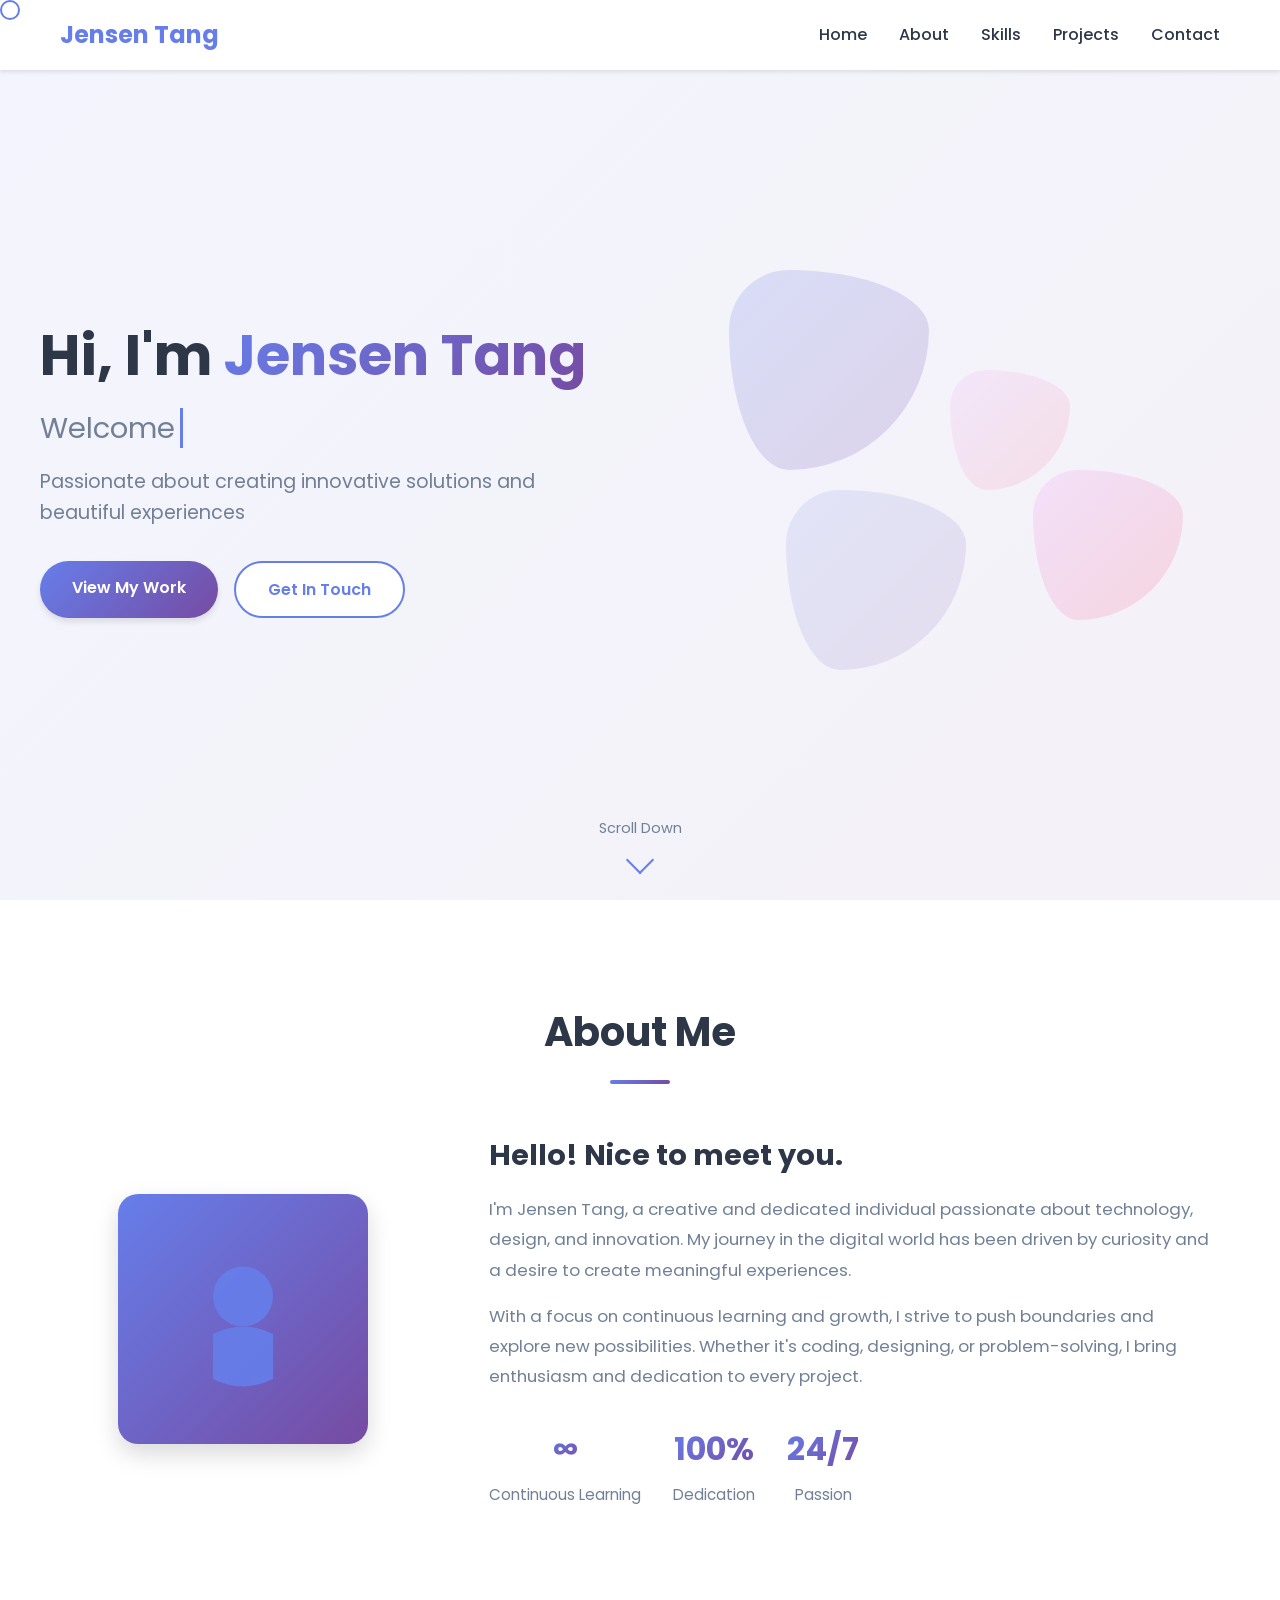
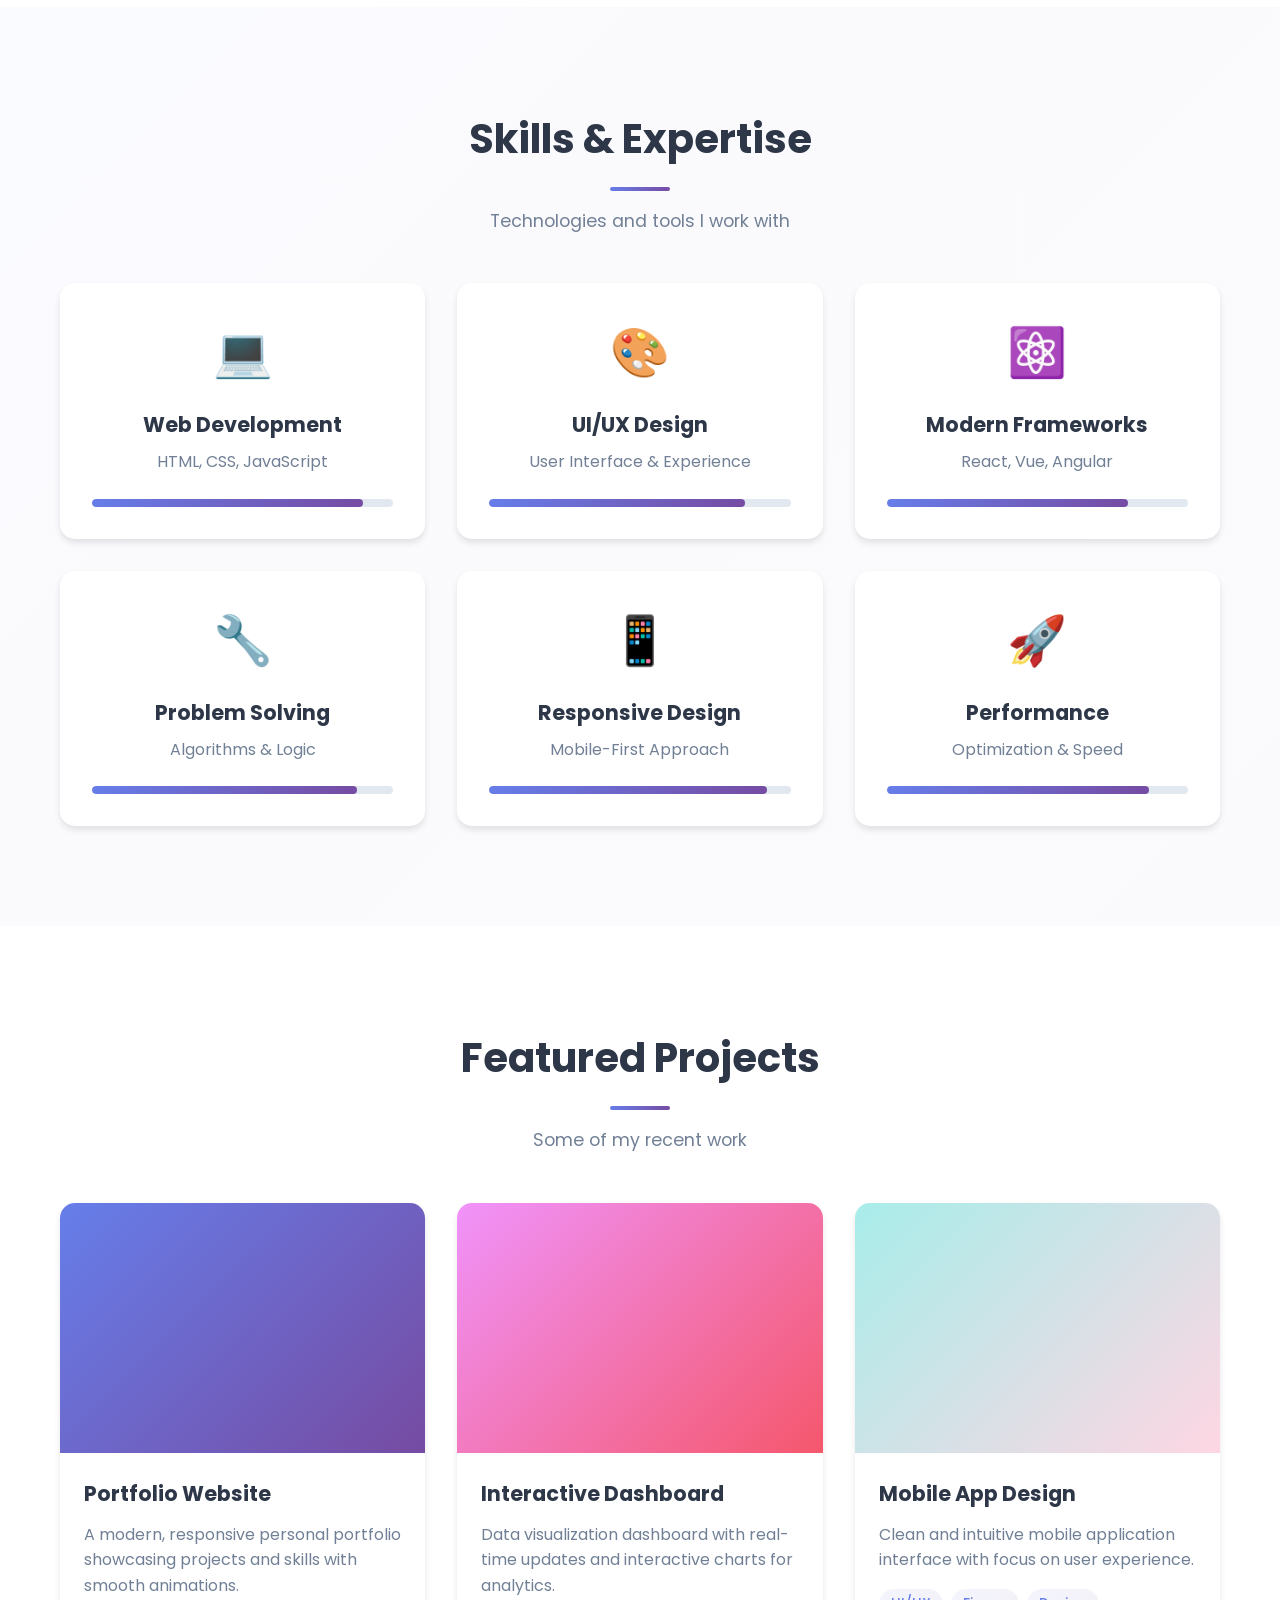
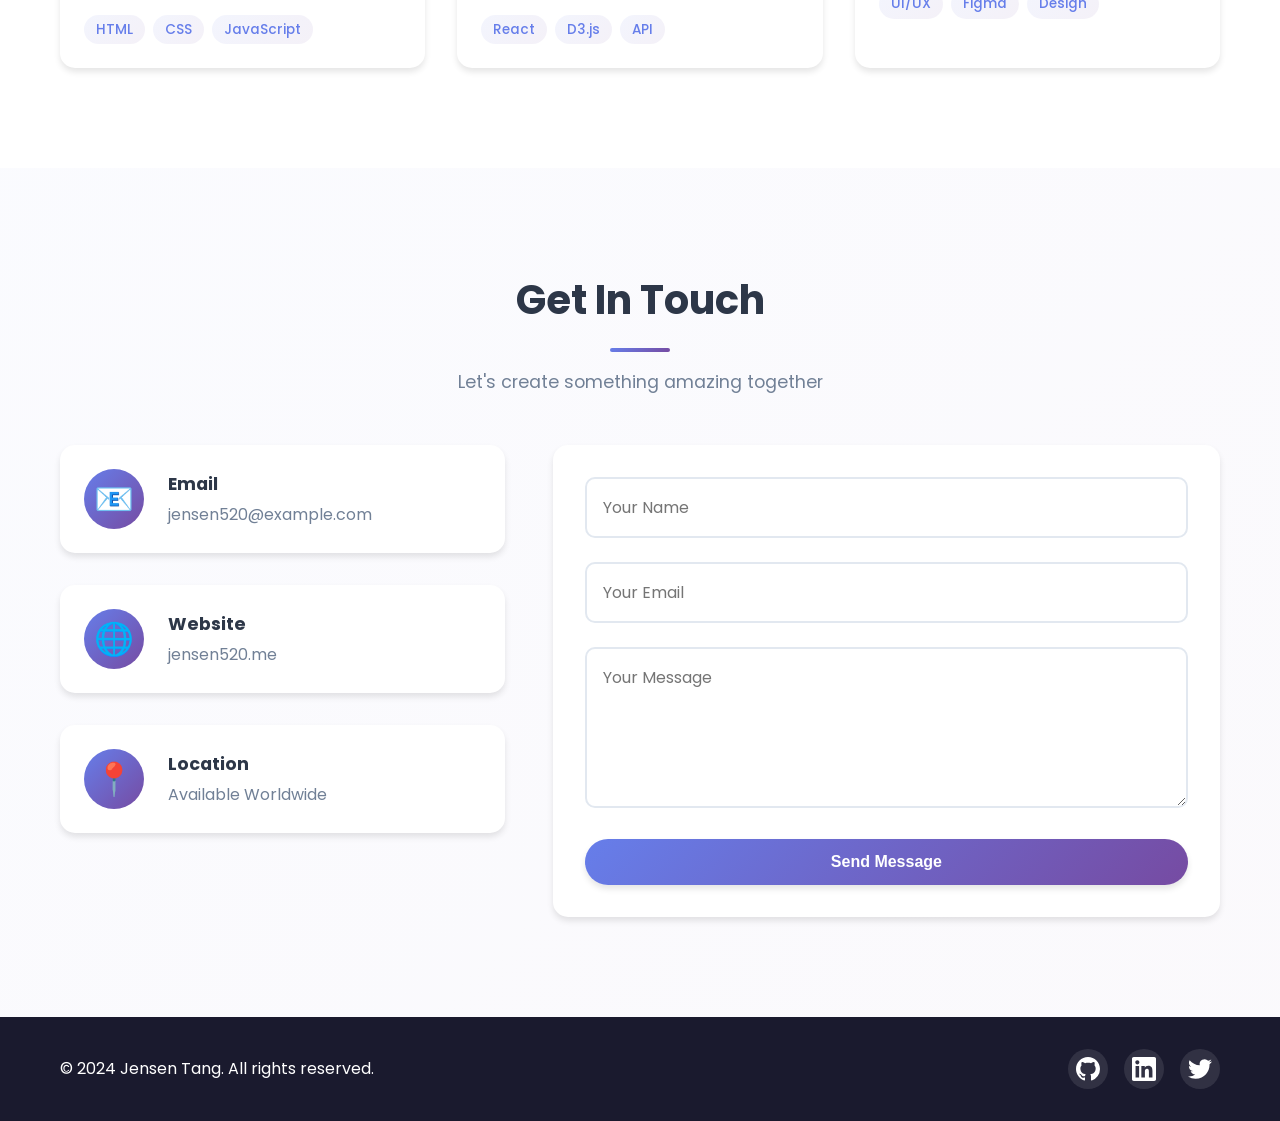
<file: index.html>
<!DOCTYPE html>
<html lang="en">
<head>
    <meta charset="UTF-8">
    <meta name="viewport" content="width=device-width, initial-scale=1.0">
    <meta name="description" content="Jensen Tang - Personal Portfolio Website showcasing creative projects, skills, and innovative solutions in web development and design.">
    <meta name="keywords" content="Jensen Tang, Portfolio, Developer, Designer, Web Development, UI/UX, Frontend, Creative">
    <meta name="author" content="Jensen Tang">
    
    <!-- Open Graph / Facebook -->
    <meta property="og:type" content="website">
    <meta property="og:url" content="https://jensen520.me/">
    <meta property="og:title" content="Jensen Tang - Personal Portfolio">
    <meta property="og:description" content="Creative developer passionate about building innovative solutions and beautiful experiences.">
    <meta property="og:image" content="https://jensen520.me/favicon.svg">
    
    <!-- Twitter -->
    <meta property="twitter:card" content="summary_large_image">
    <meta property="twitter:url" content="https://jensen520.me/">
    <meta property="twitter:title" content="Jensen Tang - Personal Portfolio">
    <meta property="twitter:description" content="Creative developer passionate about building innovative solutions and beautiful experiences.">
    <meta property="twitter:image" content="https://jensen520.me/favicon.svg">
    
    <!-- Favicon -->
    <link rel="icon" type="image/svg+xml" href="/favicon.svg">
    <link rel="alternate icon" href="/favicon.svg">
    
    <title>Jensen Tang - Personal Portfolio</title>
    <link rel="stylesheet" href="styles.css">
    <link rel="preconnect" href="https://fonts.googleapis.com">
    <link rel="preconnect" href="https://fonts.gstatic.com" crossorigin>
    <link href="https://fonts.googleapis.com/css2?family=Poppins:wght@300;400;500;600;700&display=swap" rel="stylesheet">
</head>
<body>
    <!-- Navigation -->
    <nav class="navbar" id="navbar">
        <div class="container">
            <div class="nav-brand">
                <a href="#home">Jensen Tang</a>
            </div>
            <button class="nav-toggle" id="navToggle" aria-label="Toggle navigation">
                <span></span>
                <span></span>
                <span></span>
            </button>
            <ul class="nav-menu" id="navMenu">
                <li><a href="#home" class="nav-link">Home</a></li>
                <li><a href="#about" class="nav-link">About</a></li>
                <li><a href="#skills" class="nav-link">Skills</a></li>
                <li><a href="#projects" class="nav-link">Projects</a></li>
                <li><a href="#contact" class="nav-link">Contact</a></li>
            </ul>
        </div>
    </nav>

    <!-- Hero Section -->
    <section id="home" class="hero">
        <div class="hero-content">
            <div class="hero-text">
                <h1 class="hero-title">
                    Hi, I'm <span class="highlight">Jensen Tang</span>
                </h1>
                <p class="hero-subtitle">
                    <span class="typing-text">Welcome to my digital space</span>
                </p>
                <p class="hero-description">
                    Passionate about creating innovative solutions and beautiful experiences
                </p>
                <div class="hero-buttons">
                    <a href="#projects" class="btn btn-primary">View My Work</a>
                    <a href="#contact" class="btn btn-secondary">Get In Touch</a>
                </div>
            </div>
            <div class="hero-animation">
                <div class="floating-shape shape-1"></div>
                <div class="floating-shape shape-2"></div>
                <div class="floating-shape shape-3"></div>
                <div class="floating-shape shape-4"></div>
            </div>
        </div>
        <div class="scroll-indicator">
            <span>Scroll Down</span>
            <div class="scroll-arrow"></div>
        </div>
    </section>

    <!-- About Section -->
    <section id="about" class="about">
        <div class="container">
            <h2 class="section-title">About Me</h2>
            <div class="about-content">
                <div class="about-image">
                    <div class="image-placeholder">
                        <svg viewBox="0 0 200 200" xmlns="http://www.w3.org/2000/svg">
                            <circle cx="100" cy="70" r="40" fill="#667eea"/>
                            <path d="M 60 120 Q 100 100 140 120 L 140 180 Q 100 200 60 180 Z" fill="#667eea"/>
                        </svg>
                    </div>
                </div>
                <div class="about-text">
                    <h3>Hello! Nice to meet you.</h3>
                    <p>
                        I'm Jensen Tang, a creative and dedicated individual passionate about 
                        technology, design, and innovation. My journey in the digital world 
                        has been driven by curiosity and a desire to create meaningful experiences.
                    </p>
                    <p>
                        With a focus on continuous learning and growth, I strive to push 
                        boundaries and explore new possibilities. Whether it's coding, designing, 
                        or problem-solving, I bring enthusiasm and dedication to every project.
                    </p>
                    <div class="about-highlights">
                        <div class="highlight-item">
                            <span class="highlight-number">∞</span>
                            <span class="highlight-label">Continuous Learning</span>
                        </div>
                        <div class="highlight-item">
                            <span class="highlight-number">100%</span>
                            <span class="highlight-label">Dedication</span>
                        </div>
                        <div class="highlight-item">
                            <span class="highlight-number">24/7</span>
                            <span class="highlight-label">Passion</span>
                        </div>
                    </div>
                </div>
            </div>
        </div>
    </section>

    <!-- Skills Section -->
    <section id="skills" class="skills">
        <div class="container">
            <h2 class="section-title">Skills & Expertise</h2>
            <p class="section-subtitle">Technologies and tools I work with</p>
            <div class="skills-grid">
                <div class="skill-card">
                    <div class="skill-icon">💻</div>
                    <h3>Web Development</h3>
                    <p>HTML, CSS, JavaScript</p>
                    <div class="skill-bar">
                        <div class="skill-progress" style="--progress: 90%"></div>
                    </div>
                </div>
                <div class="skill-card">
                    <div class="skill-icon">🎨</div>
                    <h3>UI/UX Design</h3>
                    <p>User Interface & Experience</p>
                    <div class="skill-bar">
                        <div class="skill-progress" style="--progress: 85%"></div>
                    </div>
                </div>
                <div class="skill-card">
                    <div class="skill-icon">⚛️</div>
                    <h3>Modern Frameworks</h3>
                    <p>React, Vue, Angular</p>
                    <div class="skill-bar">
                        <div class="skill-progress" style="--progress: 80%"></div>
                    </div>
                </div>
                <div class="skill-card">
                    <div class="skill-icon">🔧</div>
                    <h3>Problem Solving</h3>
                    <p>Algorithms & Logic</p>
                    <div class="skill-bar">
                        <div class="skill-progress" style="--progress: 88%"></div>
                    </div>
                </div>
                <div class="skill-card">
                    <div class="skill-icon">📱</div>
                    <h3>Responsive Design</h3>
                    <p>Mobile-First Approach</p>
                    <div class="skill-bar">
                        <div class="skill-progress" style="--progress: 92%"></div>
                    </div>
                </div>
                <div class="skill-card">
                    <div class="skill-icon">🚀</div>
                    <h3>Performance</h3>
                    <p>Optimization & Speed</p>
                    <div class="skill-bar">
                        <div class="skill-progress" style="--progress: 87%"></div>
                    </div>
                </div>
            </div>
        </div>
    </section>

    <!-- Projects Section -->
    <section id="projects" class="projects">
        <div class="container">
            <h2 class="section-title">Featured Projects</h2>
            <p class="section-subtitle">Some of my recent work</p>
            <div class="projects-grid">
                <article class="project-card">
                    <div class="project-image">
                        <div class="project-overlay">
                            <a href="#" class="project-link">View Details</a>
                        </div>
                    </div>
                    <div class="project-content">
                        <h3>Portfolio Website</h3>
                        <p>A modern, responsive personal portfolio showcasing projects and skills with smooth animations.</p>
                        <div class="project-tags">
                            <span class="tag">HTML</span>
                            <span class="tag">CSS</span>
                            <span class="tag">JavaScript</span>
                        </div>
                    </div>
                </article>
                <article class="project-card">
                    <div class="project-image project-image-2">
                        <div class="project-overlay">
                            <a href="#" class="project-link">View Details</a>
                        </div>
                    </div>
                    <div class="project-content">
                        <h3>Interactive Dashboard</h3>
                        <p>Data visualization dashboard with real-time updates and interactive charts for analytics.</p>
                        <div class="project-tags">
                            <span class="tag">React</span>
                            <span class="tag">D3.js</span>
                            <span class="tag">API</span>
                        </div>
                    </div>
                </article>
                <article class="project-card">
                    <div class="project-image project-image-3">
                        <div class="project-overlay">
                            <a href="#" class="project-link">View Details</a>
                        </div>
                    </div>
                    <div class="project-content">
                        <h3>Mobile App Design</h3>
                        <p>Clean and intuitive mobile application interface with focus on user experience.</p>
                        <div class="project-tags">
                            <span class="tag">UI/UX</span>
                            <span class="tag">Figma</span>
                            <span class="tag">Design</span>
                        </div>
                    </div>
                </article>
            </div>
        </div>
    </section>

    <!-- Contact Section -->
    <section id="contact" class="contact">
        <div class="container">
            <h2 class="section-title">Get In Touch</h2>
            <p class="section-subtitle">Let's create something amazing together</p>
            <div class="contact-content">
                <div class="contact-info">
                    <div class="contact-item">
                        <div class="contact-icon">📧</div>
                        <div class="contact-details">
                            <h3>Email</h3>
                            <p>jensen520@example.com</p>
                        </div>
                    </div>
                    <div class="contact-item">
                        <div class="contact-icon">🌐</div>
                        <div class="contact-details">
                            <h3>Website</h3>
                            <p>jensen520.me</p>
                        </div>
                    </div>
                    <div class="contact-item">
                        <div class="contact-icon">📍</div>
                        <div class="contact-details">
                            <h3>Location</h3>
                            <p>Available Worldwide</p>
                        </div>
                    </div>
                </div>
                <form class="contact-form" id="contactForm">
                    <div class="form-group">
                        <input type="text" id="name" name="name" placeholder="Your Name" required>
                    </div>
                    <div class="form-group">
                        <input type="email" id="email" name="email" placeholder="Your Email" required>
                    </div>
                    <div class="form-group">
                        <textarea id="message" name="message" rows="5" placeholder="Your Message" required></textarea>
                    </div>
                    <button type="submit" class="btn btn-primary">Send Message</button>
                </form>
            </div>
        </div>
    </section>

    <!-- Footer -->
    <footer class="footer">
        <div class="container">
            <div class="footer-content">
                <p>&copy; 2024 Jensen Tang. All rights reserved.</p>
                <div class="social-links">
                    <a href="#" aria-label="GitHub" title="GitHub">
                        <svg width="24" height="24" viewBox="0 0 24 24" fill="currentColor">
                            <path d="M12 0C5.37 0 0 5.37 0 12c0 5.31 3.435 9.795 8.205 11.385.6.105.825-.255.825-.57 0-.285-.015-1.23-.015-2.235-3.015.555-3.795-.735-4.035-1.41-.135-.345-.72-1.41-1.23-1.695-.42-.225-1.02-.78-.015-.795.945-.015 1.62.87 1.845 1.23 1.08 1.815 2.805 1.305 3.495.99.105-.78.42-1.305.765-1.605-2.67-.3-5.46-1.335-5.46-5.925 0-1.305.465-2.385 1.23-3.225-.12-.3-.54-1.53.12-3.18 0 0 1.005-.315 3.3 1.23.96-.27 1.98-.405 3-.405s2.04.135 3 .405c2.295-1.56 3.3-1.23 3.3-1.23.66 1.65.24 2.88.12 3.18.765.84 1.23 1.905 1.23 3.225 0 4.605-2.805 5.625-5.475 5.925.435.375.81 1.095.81 2.22 0 1.605-.015 2.895-.015 3.3 0 .315.225.69.825.57A12.02 12.02 0 0024 12c0-6.63-5.37-12-12-12z"/>
                        </svg>
                    </a>
                    <a href="#" aria-label="LinkedIn" title="LinkedIn">
                        <svg width="24" height="24" viewBox="0 0 24 24" fill="currentColor">
                            <path d="M20.447 20.452h-3.554v-5.569c0-1.328-.027-3.037-1.852-3.037-1.853 0-2.136 1.445-2.136 2.939v5.667H9.351V9h3.414v1.561h.046c.477-.9 1.637-1.85 3.37-1.85 3.601 0 4.267 2.37 4.267 5.455v6.286zM5.337 7.433c-1.144 0-2.063-.926-2.063-2.065 0-1.138.92-2.063 2.063-2.063 1.14 0 2.064.925 2.064 2.063 0 1.139-.925 2.065-2.064 2.065zm1.782 13.019H3.555V9h3.564v11.452zM22.225 0H1.771C.792 0 0 .774 0 1.729v20.542C0 23.227.792 24 1.771 24h20.451C23.2 24 24 23.227 24 22.271V1.729C24 .774 23.2 0 22.222 0h.003z"/>
                        </svg>
                    </a>
                    <a href="#" aria-label="Twitter" title="Twitter">
                        <svg width="24" height="24" viewBox="0 0 24 24" fill="currentColor">
                            <path d="M23.953 4.57a10 10 0 01-2.825.775 4.958 4.958 0 002.163-2.723c-.951.555-2.005.959-3.127 1.184a4.92 4.92 0 00-8.384 4.482C7.69 8.095 4.067 6.13 1.64 3.162a4.822 4.822 0 00-.666 2.475c0 1.71.87 3.213 2.188 4.096a4.904 4.904 0 01-2.228-.616v.06a4.923 4.923 0 003.946 4.827 4.996 4.996 0 01-2.212.085 4.936 4.936 0 004.604 3.417 9.867 9.867 0 01-6.102 2.105c-.39 0-.779-.023-1.17-.067a13.995 13.995 0 007.557 2.209c9.053 0 13.998-7.496 13.998-13.985 0-.21 0-.42-.015-.63A9.935 9.935 0 0024 4.59z"/>
                        </svg>
                    </a>
                </div>
            </div>
        </div>
    </footer>

    <script src="script.js"></script>
</body>
</html>
</file>
<file: styles.css>
/* ===========================
   Global Styles & Reset
   =========================== */
* {
    margin: 0;
    padding: 0;
    box-sizing: border-box;
}

:root {
    --primary-color: #667eea;
    --secondary-color: #764ba2;
    --accent-color: #f093fb;
    --dark-bg: #1a1a2e;
    --light-bg: #f8f9fa;
    --text-dark: #2d3748;
    --text-light: #718096;
    --white: #ffffff;
    --gradient-1: linear-gradient(135deg, #667eea 0%, #764ba2 100%);
    --gradient-2: linear-gradient(135deg, #f093fb 0%, #f5576c 100%);
    --shadow-sm: 0 2px 4px rgba(0, 0, 0, 0.1);
    --shadow-md: 0 4px 6px rgba(0, 0, 0, 0.1);
    --shadow-lg: 0 10px 25px rgba(0, 0, 0, 0.15);
    --transition: all 0.3s ease;
}

html {
    scroll-behavior: smooth;
    font-size: 16px;
}

body {
    font-family: 'Poppins', -apple-system, BlinkMacSystemFont, 'Segoe UI', Roboto, Oxygen, Ubuntu, sans-serif;
    line-height: 1.6;
    color: var(--text-dark);
    overflow-x: hidden;
    background-color: var(--white);
}

.container {
    max-width: 1200px;
    margin: 0 auto;
    padding: 0 20px;
}

/* ===========================
   Navigation
   =========================== */
.navbar {
    position: fixed;
    top: 0;
    left: 0;
    right: 0;
    background: var(--white);
    box-shadow: var(--shadow-sm);
    z-index: 1000;
    transition: var(--transition);
}

.navbar.scrolled {
    box-shadow: var(--shadow-md);
}

.navbar .container {
    display: flex;
    justify-content: space-between;
    align-items: center;
    padding: 1rem 20px;
}

.nav-brand a {
    font-size: 1.5rem;
    font-weight: 700;
    color: var(--primary-color);
    text-decoration: none;
    transition: var(--transition);
}

.nav-brand a:hover {
    color: var(--secondary-color);
}

.nav-menu {
    display: flex;
    list-style: none;
    gap: 2rem;
}

.nav-link {
    color: var(--text-dark);
    text-decoration: none;
    font-weight: 500;
    position: relative;
    transition: var(--transition);
}

.nav-link::after {
    content: '';
    position: absolute;
    bottom: -5px;
    left: 0;
    width: 0;
    height: 2px;
    background: var(--gradient-1);
    transition: width 0.3s ease;
}

.nav-link:hover {
    color: var(--primary-color);
}

.nav-link:hover::after {
    width: 100%;
}

.nav-toggle {
    display: none;
    flex-direction: column;
    background: none;
    border: none;
    cursor: pointer;
    padding: 0.5rem;
}

.nav-toggle span {
    width: 25px;
    height: 3px;
    background: var(--text-dark);
    margin: 3px 0;
    transition: var(--transition);
    border-radius: 3px;
}

/* ===========================
   Hero Section
   =========================== */
.hero {
    min-height: 100vh;
    display: flex;
    flex-direction: column;
    justify-content: center;
    align-items: center;
    position: relative;
    background: linear-gradient(135deg, rgba(102, 126, 234, 0.08) 0%, rgba(118, 75, 162, 0.08) 100%);
    padding: 100px 20px 60px;
    overflow: hidden;
}

.hero-content {
    max-width: 1200px;
    width: 100%;
    display: flex;
    align-items: center;
    justify-content: space-between;
    gap: 4rem;
    position: relative;
    z-index: 2;
}

.hero-text {
    flex: 1;
    animation: fadeInUp 1s ease;
}

.hero-title {
    font-size: 3.5rem;
    font-weight: 700;
    margin-bottom: 1rem;
    color: var(--text-dark);
    line-height: 1.2;
}

.highlight {
    background: var(--gradient-1);
    -webkit-background-clip: text;
    -webkit-text-fill-color: transparent;
    background-clip: text;
}

.hero-subtitle {
    font-size: 1.8rem;
    color: var(--text-light);
    margin-bottom: 1rem;
    min-height: 2.5rem;
}

.typing-text {
    border-right: 3px solid var(--primary-color);
    padding-right: 5px;
    animation: blink 0.7s step-end infinite;
}

.hero-description {
    font-size: 1.2rem;
    color: var(--text-light);
    margin-bottom: 2rem;
    max-width: 600px;
}

.hero-buttons {
    display: flex;
    gap: 1rem;
    flex-wrap: wrap;
}

.btn {
    padding: 0.875rem 2rem;
    border-radius: 50px;
    text-decoration: none;
    font-weight: 600;
    transition: var(--transition);
    display: inline-block;
    border: none;
    cursor: pointer;
    font-size: 1rem;
}

.btn-primary {
    background: var(--gradient-1);
    color: var(--white);
    box-shadow: var(--shadow-md);
}

.btn-primary:hover {
    transform: translateY(-2px);
    box-shadow: var(--shadow-lg);
}

.btn-secondary {
    background: var(--white);
    color: var(--primary-color);
    border: 2px solid var(--primary-color);
}

.btn-secondary:hover {
    background: var(--primary-color);
    color: var(--white);
    transform: translateY(-2px);
}

.hero-animation {
    flex: 1;
    position: relative;
    height: 500px;
    display: flex;
    align-items: center;
    justify-content: center;
}

.floating-shape {
    position: absolute;
    border-radius: 30% 70% 70% 30% / 30% 30% 70% 70%;
    animation: float 6s ease-in-out infinite;
}

.shape-1 {
    width: 200px;
    height: 200px;
    background: linear-gradient(135deg, rgba(102, 126, 234, 0.19) 0%, rgba(118, 75, 162, 0.19) 100%);
    top: 10%;
    left: 10%;
    animation-delay: 0s;
}

.shape-2 {
    width: 150px;
    height: 150px;
    background: linear-gradient(135deg, rgba(240, 147, 251, 0.19) 0%, rgba(245, 87, 108, 0.19) 100%);
    top: 50%;
    right: 10%;
    animation-delay: 1s;
}

.shape-3 {
    width: 180px;
    height: 180px;
    background: linear-gradient(135deg, rgba(102, 126, 234, 0.13) 0%, rgba(118, 75, 162, 0.13) 100%);
    bottom: 10%;
    left: 20%;
    animation-delay: 2s;
}

.shape-4 {
    width: 120px;
    height: 120px;
    background: linear-gradient(135deg, rgba(240, 147, 251, 0.13) 0%, rgba(245, 87, 108, 0.13) 100%);
    top: 30%;
    right: 30%;
    animation-delay: 3s;
}

.scroll-indicator {
    position: absolute;
    bottom: 30px;
    display: flex;
    flex-direction: column;
    align-items: center;
    color: var(--text-light);
    font-size: 0.9rem;
    animation: bounce 2s infinite;
}

.scroll-arrow {
    width: 20px;
    height: 20px;
    border-left: 2px solid var(--primary-color);
    border-bottom: 2px solid var(--primary-color);
    transform: rotate(-45deg);
    margin-top: 10px;
}

/* ===========================
   About Section
   =========================== */
.about {
    padding: 100px 20px;
    background: var(--white);
}

.section-title {
    font-size: 2.5rem;
    font-weight: 700;
    text-align: center;
    margin-bottom: 1rem;
    color: var(--text-dark);
    position: relative;
}

.section-title::after {
    content: '';
    display: block;
    width: 60px;
    height: 4px;
    background: var(--gradient-1);
    margin: 1rem auto;
    border-radius: 2px;
}

.section-subtitle {
    text-align: center;
    color: var(--text-light);
    font-size: 1.1rem;
    margin-bottom: 3rem;
}

.about-content {
    display: grid;
    grid-template-columns: 1fr 2fr;
    gap: 4rem;
    align-items: center;
    margin-top: 3rem;
}

.about-image {
    display: flex;
    justify-content: center;
}

.image-placeholder {
    width: 250px;
    height: 250px;
    border-radius: 20px;
    background: var(--gradient-1);
    display: flex;
    align-items: center;
    justify-content: center;
    box-shadow: var(--shadow-lg);
    animation: float 6s ease-in-out infinite;
}

.image-placeholder svg {
    width: 150px;
    height: 150px;
    opacity: 0.9;
}

.about-text h3 {
    font-size: 1.8rem;
    margin-bottom: 1rem;
    color: var(--text-dark);
}

.about-text p {
    color: var(--text-light);
    font-size: 1.05rem;
    margin-bottom: 1rem;
    line-height: 1.8;
}

.about-highlights {
    display: flex;
    gap: 2rem;
    margin-top: 2rem;
    flex-wrap: wrap;
}

.highlight-item {
    display: flex;
    flex-direction: column;
    align-items: center;
    text-align: center;
}

.highlight-number {
    font-size: 2rem;
    font-weight: 700;
    background: var(--gradient-1);
    -webkit-background-clip: text;
    -webkit-text-fill-color: transparent;
    background-clip: text;
    margin-bottom: 0.5rem;
}

.highlight-label {
    color: var(--text-light);
    font-size: 0.95rem;
}

/* ===========================
   Skills Section
   =========================== */
.skills {
    padding: 100px 20px;
    background: linear-gradient(135deg, rgba(102, 126, 234, 0.03) 0%, rgba(118, 75, 162, 0.03) 100%);
}

.skills-grid {
    display: grid;
    grid-template-columns: repeat(auto-fit, minmax(300px, 1fr));
    gap: 2rem;
    margin-top: 3rem;
}

.skill-card {
    background: var(--white);
    padding: 2rem;
    border-radius: 15px;
    box-shadow: var(--shadow-md);
    transition: var(--transition);
    text-align: center;
}

.skill-card:hover {
    transform: translateY(-10px);
    box-shadow: var(--shadow-lg);
}

.skill-icon {
    font-size: 3rem;
    margin-bottom: 1rem;
}

.skill-card h3 {
    font-size: 1.3rem;
    margin-bottom: 0.5rem;
    color: var(--text-dark);
}

.skill-card p {
    color: var(--text-light);
    margin-bottom: 1.5rem;
}

.skill-bar {
    width: 100%;
    height: 8px;
    background: #e2e8f0;
    border-radius: 10px;
    overflow: hidden;
}

.skill-progress {
    height: 100%;
    background: var(--gradient-1);
    width: var(--progress);
    border-radius: 10px;
    animation: progressBar 1.5s ease-out;
}

/* ===========================
   Projects Section
   =========================== */
.projects {
    padding: 100px 20px;
    background: var(--white);
}

.projects-grid {
    display: grid;
    grid-template-columns: repeat(auto-fit, minmax(320px, 1fr));
    gap: 2rem;
    margin-top: 3rem;
}

.project-card {
    background: var(--white);
    border-radius: 15px;
    overflow: hidden;
    box-shadow: var(--shadow-md);
    transition: var(--transition);
}

.project-card:hover {
    transform: translateY(-10px);
    box-shadow: var(--shadow-lg);
}

.project-image {
    height: 250px;
    background: var(--gradient-1);
    position: relative;
    overflow: hidden;
}

.project-image-2 {
    background: var(--gradient-2);
}

.project-image-3 {
    background: linear-gradient(135deg, #a8edea 0%, #fed6e3 100%);
}

.project-overlay {
    position: absolute;
    top: 0;
    left: 0;
    right: 0;
    bottom: 0;
    background: rgba(0, 0, 0, 0.8);
    display: flex;
    align-items: center;
    justify-content: center;
    opacity: 0;
    transition: var(--transition);
}

.project-card:hover .project-overlay {
    opacity: 1;
}

.project-link {
    padding: 0.75rem 2rem;
    background: var(--white);
    color: var(--primary-color);
    text-decoration: none;
    border-radius: 50px;
    font-weight: 600;
    transition: var(--transition);
}

.project-link:hover {
    background: var(--primary-color);
    color: var(--white);
}

.project-content {
    padding: 1.5rem;
}

.project-content h3 {
    font-size: 1.3rem;
    margin-bottom: 0.75rem;
    color: var(--text-dark);
}

.project-content p {
    color: var(--text-light);
    margin-bottom: 1rem;
    line-height: 1.6;
}

.project-tags {
    display: flex;
    gap: 0.5rem;
    flex-wrap: wrap;
}

.tag {
    padding: 0.25rem 0.75rem;
    background: linear-gradient(135deg, rgba(102, 126, 234, 0.08) 0%, rgba(118, 75, 162, 0.08) 100%);
    color: var(--primary-color);
    border-radius: 20px;
    font-size: 0.85rem;
    font-weight: 500;
}

/* ===========================
   Contact Section
   =========================== */
.contact {
    padding: 100px 20px;
    background: linear-gradient(135deg, rgba(102, 126, 234, 0.03) 0%, rgba(118, 75, 162, 0.03) 100%);
}

.contact-content {
    display: grid;
    grid-template-columns: 1fr 1.5fr;
    gap: 3rem;
    margin-top: 3rem;
}

.contact-info {
    display: flex;
    flex-direction: column;
    gap: 2rem;
}

.contact-item {
    display: flex;
    align-items: center;
    gap: 1.5rem;
    padding: 1.5rem;
    background: var(--white);
    border-radius: 15px;
    box-shadow: var(--shadow-md);
    transition: var(--transition);
}

.contact-item:hover {
    transform: translateX(10px);
    box-shadow: var(--shadow-lg);
}

.contact-icon {
    font-size: 2rem;
    width: 60px;
    height: 60px;
    display: flex;
    align-items: center;
    justify-content: center;
    background: var(--gradient-1);
    border-radius: 50%;
}

.contact-details h3 {
    font-size: 1.1rem;
    color: var(--text-dark);
    margin-bottom: 0.25rem;
}

.contact-details p {
    color: var(--text-light);
}

.contact-form {
    background: var(--white);
    padding: 2rem;
    border-radius: 15px;
    box-shadow: var(--shadow-md);
}

.form-group {
    margin-bottom: 1.5rem;
}

.form-group input,
.form-group textarea {
    width: 100%;
    padding: 1rem;
    border: 2px solid #e2e8f0;
    border-radius: 10px;
    font-family: inherit;
    font-size: 1rem;
    transition: var(--transition);
    resize: vertical;
}

.form-group input:focus,
.form-group textarea:focus {
    outline: none;
    border-color: var(--primary-color);
}

.contact-form .btn-primary {
    width: 100%;
}

/* ===========================
   Footer
   =========================== */
.footer {
    background: var(--dark-bg);
    color: var(--white);
    padding: 2rem 20px;
}

.footer-content {
    display: flex;
    justify-content: space-between;
    align-items: center;
    flex-wrap: wrap;
    gap: 1rem;
}

.social-links {
    display: flex;
    gap: 1rem;
}

.social-links a {
    width: 40px;
    height: 40px;
    display: flex;
    align-items: center;
    justify-content: center;
    background: rgba(255, 255, 255, 0.1);
    color: var(--white);
    border-radius: 50%;
    transition: var(--transition);
}

.social-links a:hover {
    background: var(--primary-color);
    transform: translateY(-3px);
}

/* ===========================
   Animations
   =========================== */
@keyframes fadeInUp {
    from {
        opacity: 0;
        transform: translateY(30px);
    }
    to {
        opacity: 1;
        transform: translateY(0);
    }
}

@keyframes float {
    0%, 100% {
        transform: translateY(0) rotate(0deg);
    }
    50% {
        transform: translateY(-20px) rotate(5deg);
    }
}

@keyframes bounce {
    0%, 20%, 50%, 80%, 100% {
        transform: translateY(0);
    }
    40% {
        transform: translateY(-10px);
    }
    60% {
        transform: translateY(-5px);
    }
}

@keyframes blink {
    from, to {
        border-color: transparent;
    }
    50% {
        border-color: var(--primary-color);
    }
}

@keyframes progressBar {
    from {
        width: 0;
    }
    to {
        width: var(--progress);
    }
}

/* ===========================
   Responsive Design
   =========================== */
@media (max-width: 968px) {
    .hero-content {
        flex-direction: column;
        text-align: center;
    }

    .hero-title {
        font-size: 2.5rem;
    }

    .hero-subtitle {
        font-size: 1.5rem;
    }

    .hero-animation {
        height: 300px;
    }

    .hero-buttons {
        justify-content: center;
    }

    .about-content {
        grid-template-columns: 1fr;
        text-align: center;
    }

    .about-highlights {
        justify-content: center;
    }

    .contact-content {
        grid-template-columns: 1fr;
    }

    .nav-menu {
        position: fixed;
        left: -100%;
        top: 70px;
        flex-direction: column;
        background-color: var(--white);
        width: 100%;
        text-align: center;
        transition: 0.3s;
        box-shadow: var(--shadow-lg);
        padding: 2rem 0;
    }

    .nav-menu.active {
        left: 0;
    }

    .nav-toggle {
        display: flex;
    }
}

@media (max-width: 600px) {
    .hero-title {
        font-size: 2rem;
    }

    .hero-subtitle {
        font-size: 1.2rem;
    }

    .section-title {
        font-size: 2rem;
    }

    .btn {
        padding: 0.75rem 1.5rem;
        font-size: 0.95rem;
    }

    .skills-grid {
        grid-template-columns: 1fr;
    }

    .projects-grid {
        grid-template-columns: 1fr;
    }

    .footer-content {
        flex-direction: column;
        text-align: center;
    }
}
</file>
